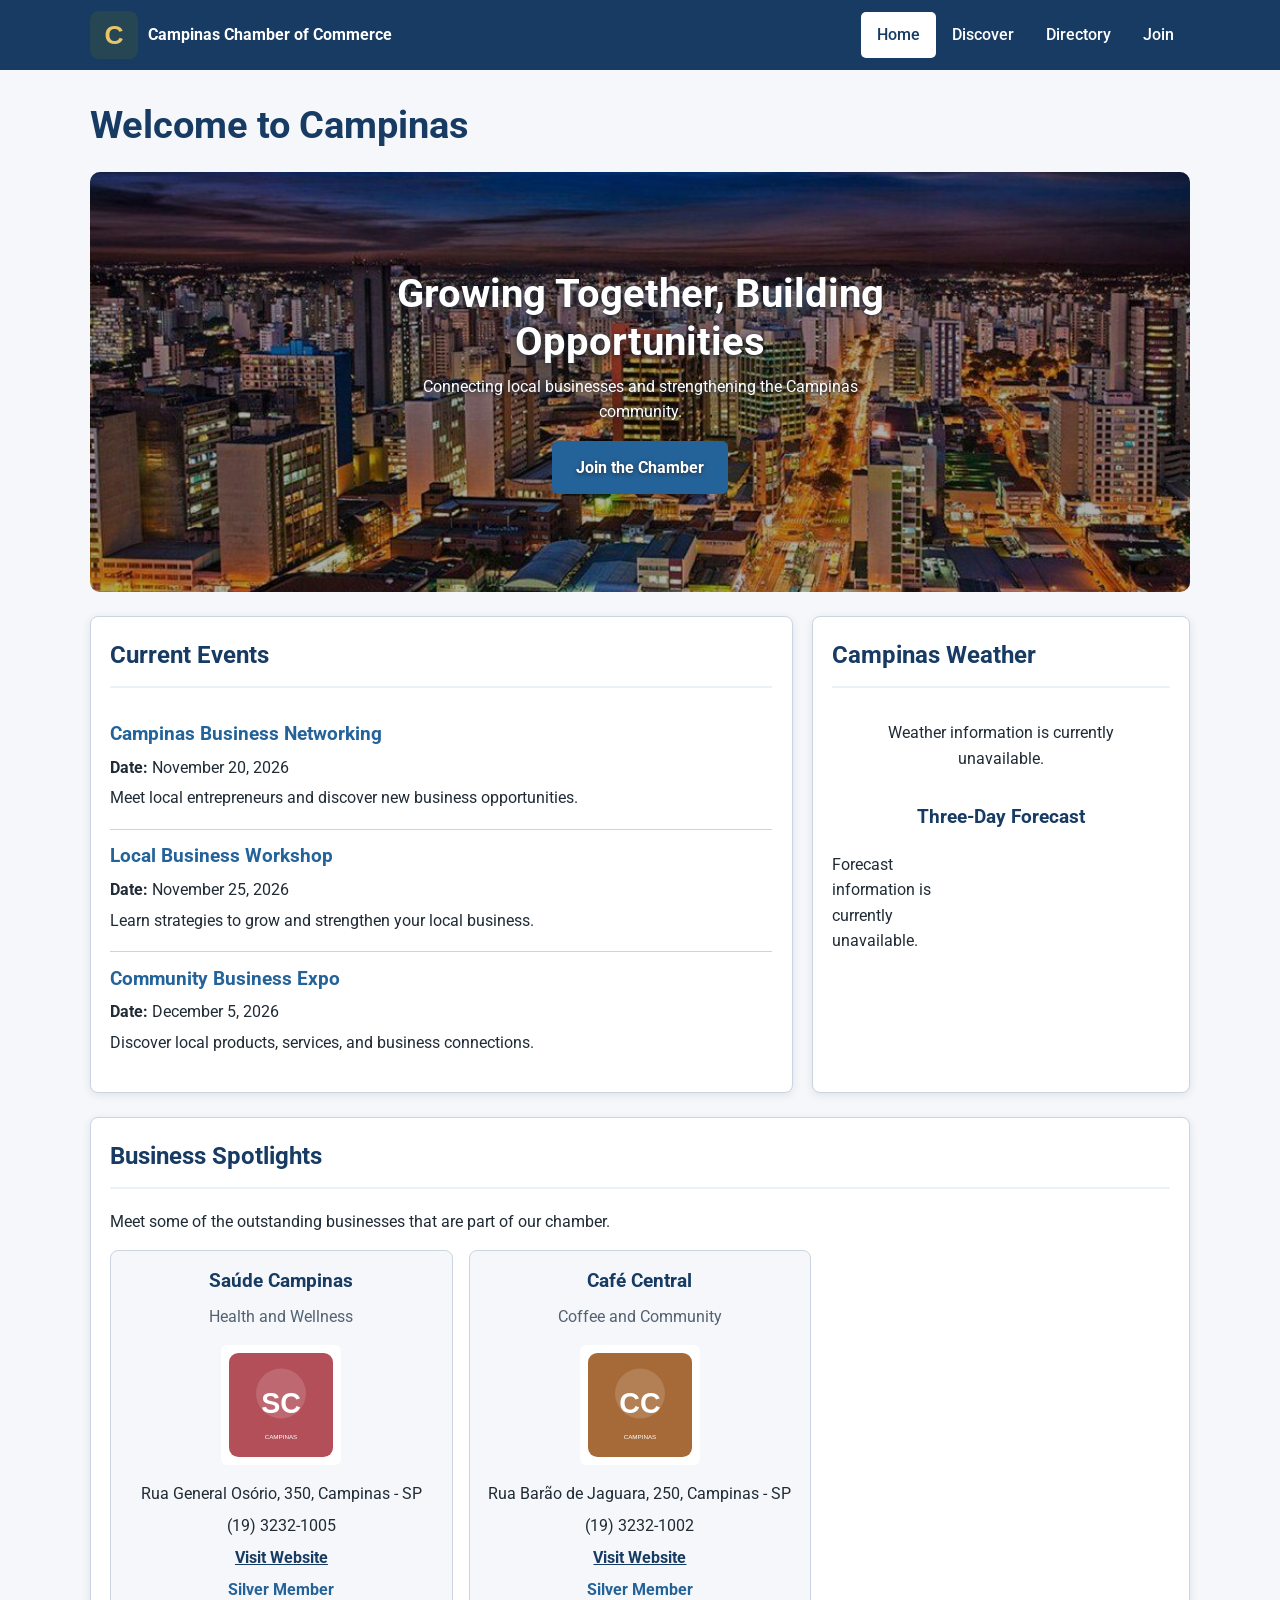
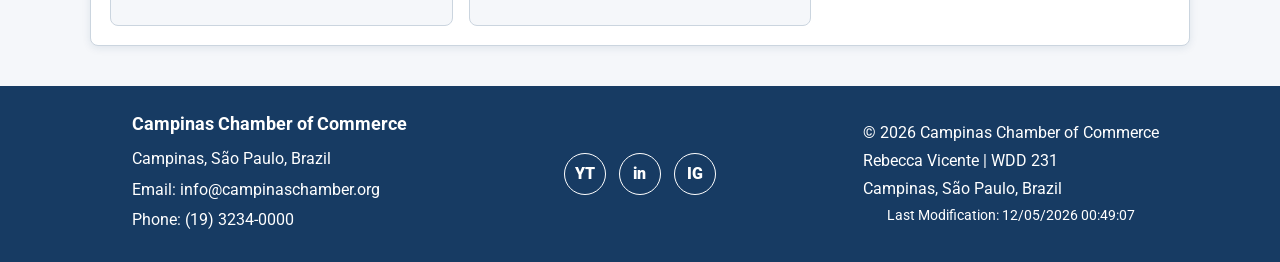
<file: chamber/index.html>
<!DOCTYPE html>
<html lang="en">
<head>
    <meta charset="UTF-8">
    <meta name="viewport" content="width=device-width, initial-scale=1.0">

    <meta name="description" content="Welcome to the Campinas Chamber of Commerce. Discover local businesses, upcoming events, and opportunities to connect with our community.">
    <meta name="author" content="Rebecca Vicente">

    <title>Campinas Chamber of Commerce | Home</title>

    <link rel="icon" href="images/logo.svg" type="image/svg+xml">

    <link rel="preconnect" href="https://fonts.googleapis.com">
    <link rel="preconnect" href="https://fonts.gstatic.com" crossorigin>
    <link href="https://fonts.googleapis.com/css2?family=Roboto:wght@400;500;700;900&display=swap" rel="stylesheet">

    <link rel="stylesheet" href="styles/normalize.css">
    <link rel="stylesheet" href="styles/small.css">
    <link rel="stylesheet" href="styles/larger.css">

    <script src="scripts/navigation.js" defer></script>
    <script src="scripts/date.js" defer></script>
    <script src="scripts/home.js" defer></script>
</head>

<body>

<header class="site-header">

    <a class="brand" href="index.html">
        <img src="images/logo.svg" alt="" width="48" height="48">
        <span>Campinas Chamber of Commerce</span>
    </a>

    <button class="menu-toggle" id="menu-toggle"
        type="button"
        aria-label="Open navigation menu"
        aria-expanded="false"
        aria-controls="primary-nav">
        <span class="menu-icon"></span>
    </button>

    <nav class="primary-nav" id="primary-nav" aria-label="Main navigation">
        <a href="index.html" aria-current="page">Home</a>
        <a href="discover.html">Discover</a>
        <a href="directory.html">Directory</a>
        <a href="join.html">Join</a>
    </nav>

</header>

<main class="home-main">

    <h1>Welcome to Campinas</h1>

    <!-- HERO SECTION -->
    <section class="hero" aria-label="Welcome to Campinas">

        <img
            src="images/campinas-hero.jpg"
            alt="Panoramic view of Campinas, São Paulo, Brazil"
            width="1200"
            height="600"
            fetchpriority="high">

        <div class="hero-content">
            <h2>Growing Together, Building Opportunities</h2>

            <p>
                Connecting local businesses and strengthening
                the Campinas community.
            </p>

            <a href="join.html" class="hero-button">
                Join the Chamber
            </a>
        </div>

    </section>

    <!-- EVENTS AND WEATHER -->
    <div class="home-grid">

        <section class="home-section events-section">
            <h2>Current Events</h2>

            <article class="event-card">
                <h3>Campinas Business Networking</h3>
                <p><strong>Date:</strong> November 20, 2026</p>
                <p>
                    Meet local entrepreneurs and discover
                    new business opportunities.
                </p>
            </article>

            <article class="event-card">
                <h3>Local Business Workshop</h3>
                <p><strong>Date:</strong> November 25, 2026</p>
                <p>
                    Learn strategies to grow and strengthen
                    your local business.
                </p>
            </article>

            <article class="event-card">
                <h3>Community Business Expo</h3>
                <p><strong>Date:</strong> December 5, 2026</p>
                <p>
                    Discover local products, services,
                    and business connections.
                </p>
            </article>
        </section>

        <section class="home-section weather-section">

            <h2>Campinas Weather</h2>

            <div id="current-weather" aria-live="polite">
                Loading current weather...
            </div>

            <h3>Three-Day Forecast</h3>

            <div id="weather-forecast" class="forecast-grid">
                Loading forecast...
            </div>

        </section>

    </div>

    <!-- BUSINESS SPOTLIGHTS -->
    <section class="home-section spotlights-section">

        <h2>Business Spotlights</h2>

        <p>
            Meet some of the outstanding businesses
            that are part of our chamber.
        </p>

        <div id="spotlight-container" class="spotlight-grid">
            <p>Loading business spotlights...</p>
        </div>

    </section>

</main>

<footer class="site-footer">

    <div class="directory-footer-contact">
        <h2>Campinas Chamber of Commerce</h2>
        <p>Campinas, São Paulo, Brazil</p>
        <p>Email: info@campinaschamber.org</p>
        <p>Phone: (19) 3234-0000</p>
    </div>

    <div class="social-links">
        <a href="https://www.youtube.com/" target="_blank" rel="noopener noreferrer" aria-label="YouTube">YT</a>
        <a href="https://www.linkedin.com/" target="_blank" rel="noopener noreferrer" aria-label="LinkedIn">in</a>
        <a href="https://www.instagram.com/" target="_blank" rel="noopener noreferrer" aria-label="Instagram">IG</a>
    </div>

    <div class="copyright">
        <p>&copy; <span id="currentyear"></span> Campinas Chamber of Commerce</p>
        <p>Rebecca Vicente | WDD 231</p>
        <p>Campinas, São Paulo, Brazil</p>
        <p class="last-modified">
            Last Modification: <span id="lastModified"></span>
        </p>
    </div>

</footer>

</body>
</html>
</file>
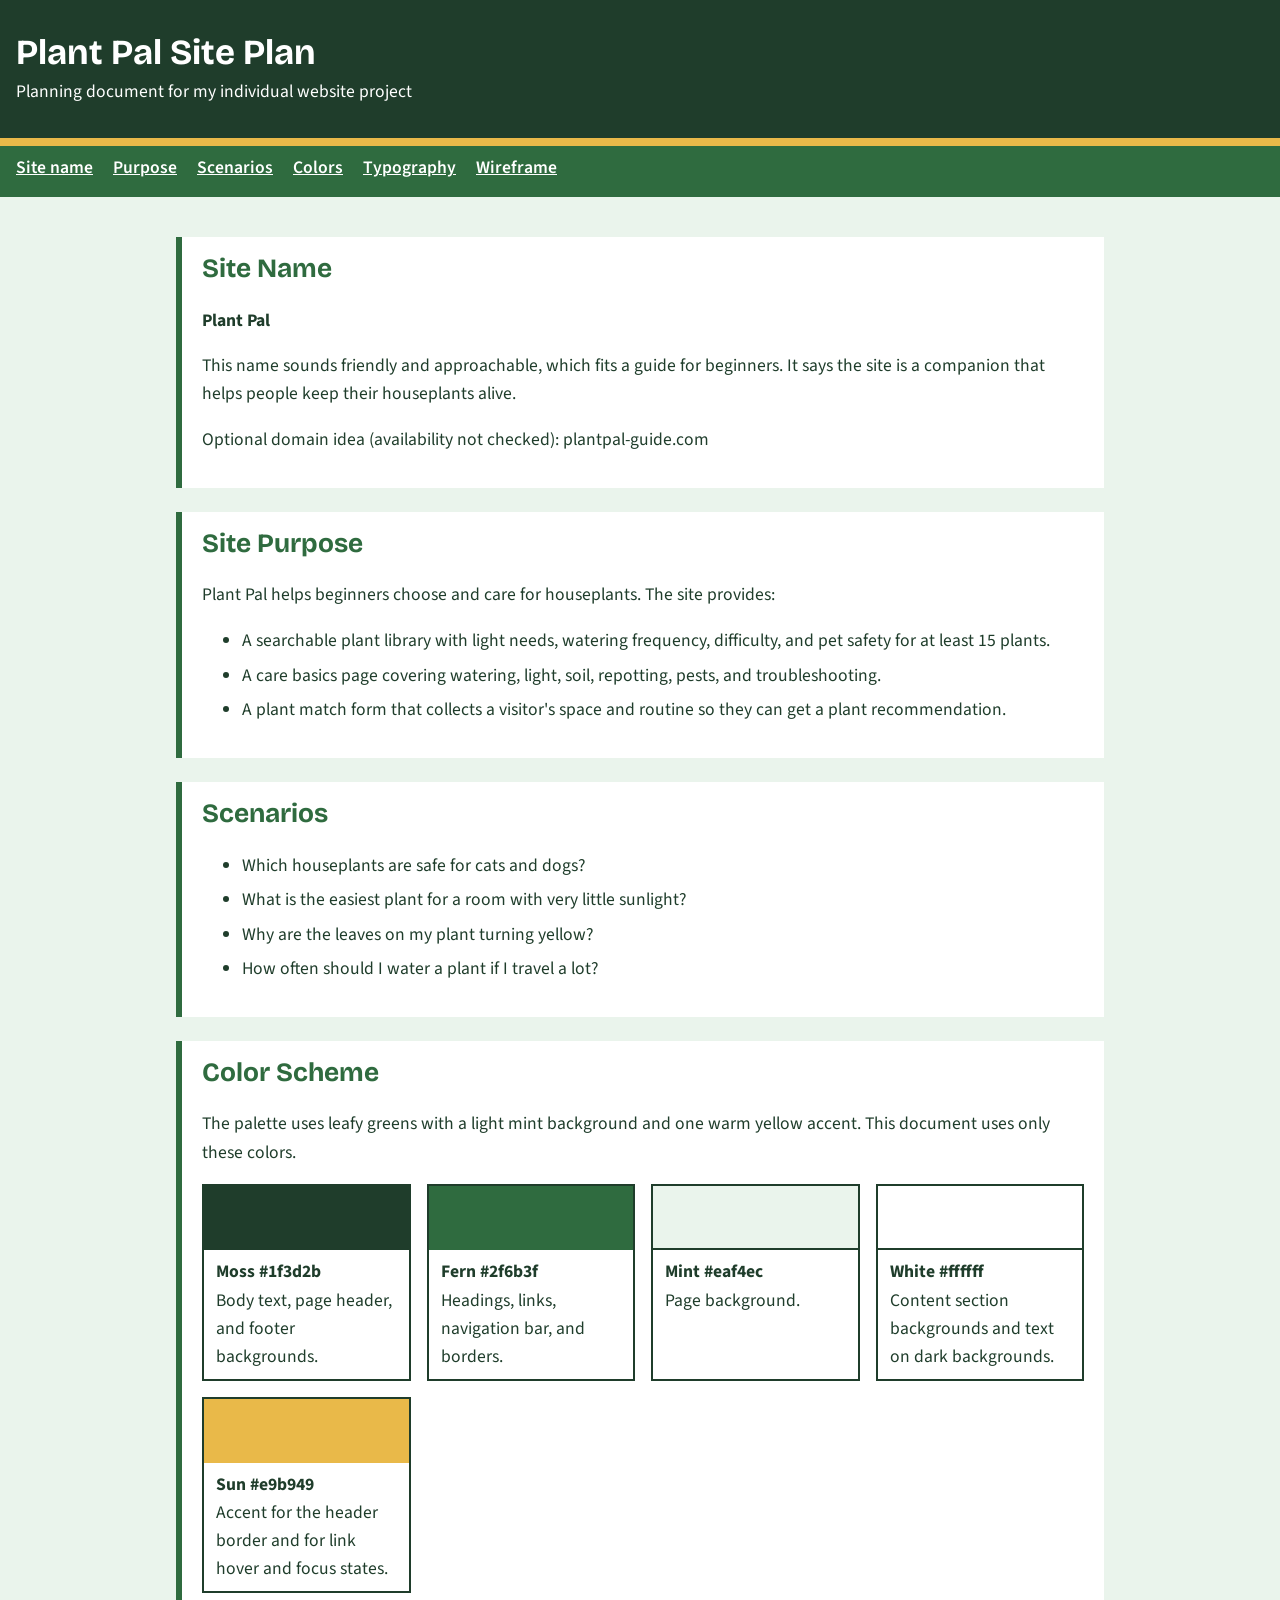
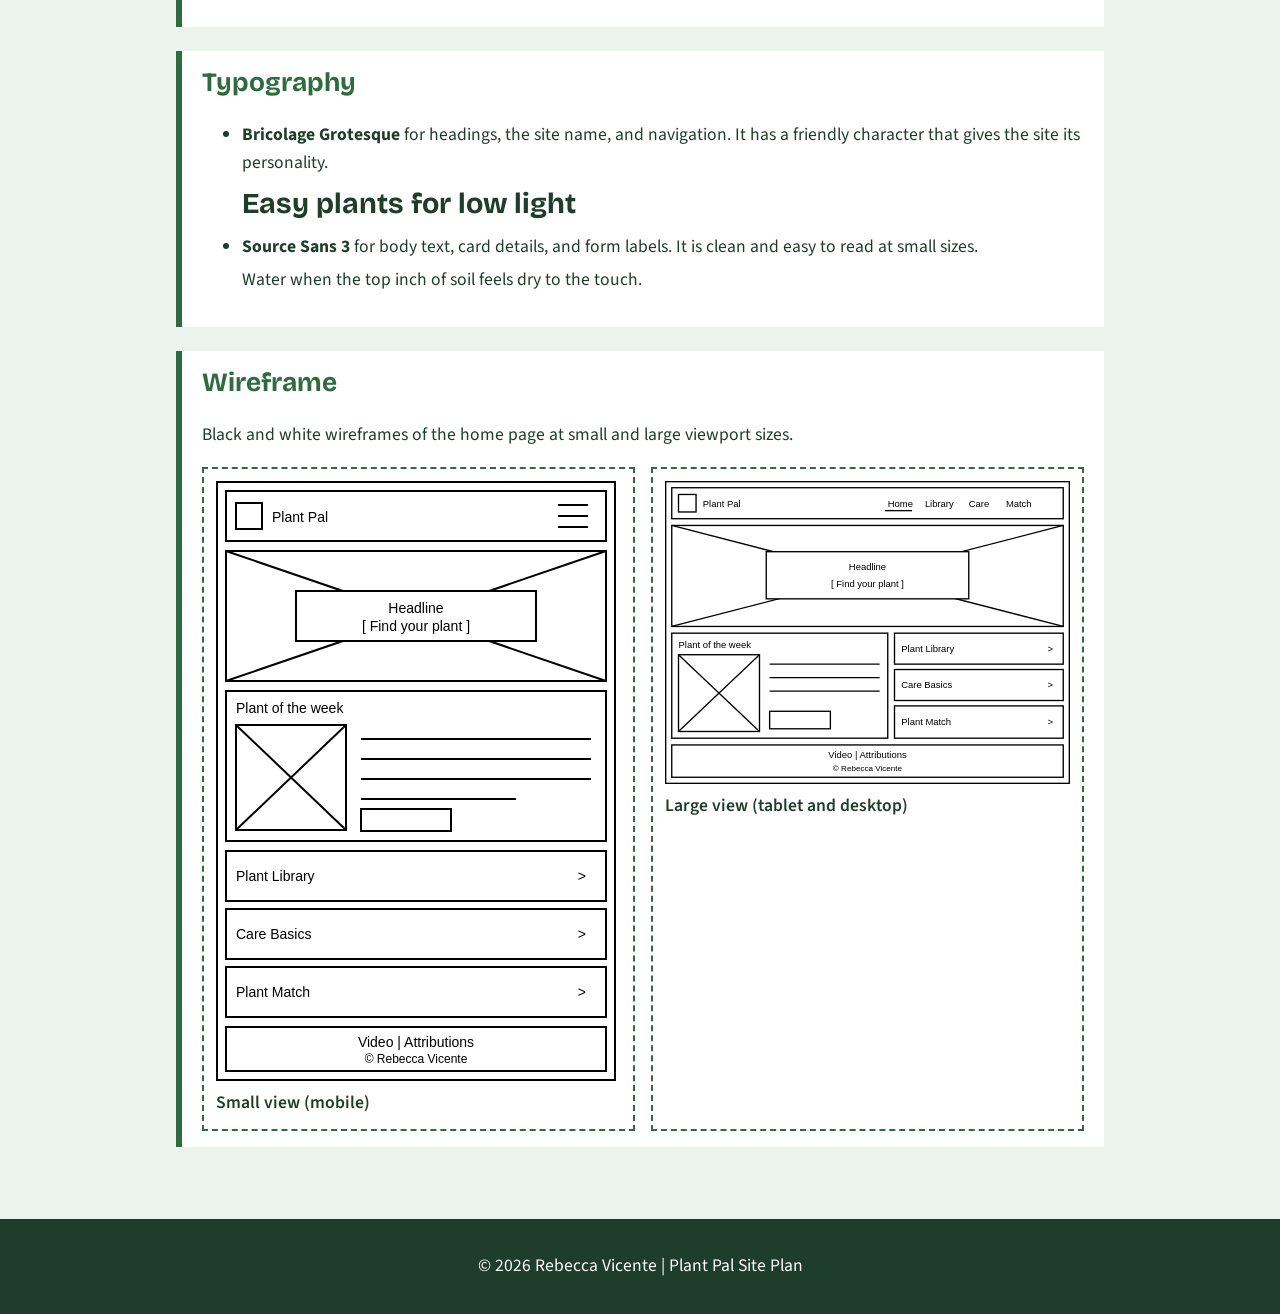
<file: siteplan.html>
<!DOCTYPE html>
<html lang="en">
<head>
  <meta charset="UTF-8">
  <meta name="viewport" content="width=device-width, initial-scale=1">
  <title>Plant Pal Site Plan</title>
  <meta name="description" content="The site plan for Plant Pal, an indoor plant care guide: name, purpose, scenarios, color scheme, typography, and wireframe.">
  <meta name="author" content="Rebecca Vicente">
  <link rel="preconnect" href="https://fonts.googleapis.com">
  <link rel="preconnect" href="https://fonts.gstatic.com" crossorigin>
  <link href="https://fonts.googleapis.com/css2?family=Bricolage+Grotesque:wght@600;700&family=Source+Sans+3:wght@400;600&display=swap" rel="stylesheet">
  <link rel="stylesheet" href="styles/plan.css">
</head>
<body>
  <header>
    <h1>Plant Pal Site Plan</h1>
    <p>Planning document for my individual website project</p>
  </header>

  <nav aria-label="Plan sections">
    <ul>
      <li><a href="#name">Site name</a></li>
      <li><a href="#purpose">Purpose</a></li>
      <li><a href="#scenarios">Scenarios</a></li>
      <li><a href="#colors">Colors</a></li>
      <li><a href="#typography">Typography</a></li>
      <li><a href="#wireframe">Wireframe</a></li>
    </ul>
  </nav>

  <main>
    <section id="name">
      <h2>Site Name</h2>
      <p><strong>Plant Pal</strong></p>
      <p>This name sounds friendly and approachable, which fits a guide for beginners. It says the site is a companion that helps people keep their houseplants alive.</p>
      <p>Optional domain idea (availability not checked): plantpal-guide.com</p>
    </section>

    <section id="purpose">
      <h2>Site Purpose</h2>
      <p>Plant Pal helps beginners choose and care for houseplants. The site provides:</p>
      <ul>
        <li>A searchable plant library with light needs, watering frequency, difficulty, and pet safety for at least 15 plants.</li>
        <li>A care basics page covering watering, light, soil, repotting, pests, and troubleshooting.</li>
        <li>A plant match form that collects a visitor's space and routine so they can get a plant recommendation.</li>
      </ul>
    </section>

    <section id="scenarios">
      <h2>Scenarios</h2>
      <ul>
        <li>Which houseplants are safe for cats and dogs?</li>
        <li>What is the easiest plant for a room with very little sunlight?</li>
        <li>Why are the leaves on my plant turning yellow?</li>
        <li>How often should I water a plant if I travel a lot?</li>
      </ul>
    </section>

    <section id="colors">
      <h2>Color Scheme</h2>
      <p>The palette uses leafy greens with a light mint background and one warm yellow accent. This document uses only these colors.</p>
      <ul class="swatches">
        <li>
          <div class="swatch moss"></div>
          <div><strong>Moss #1f3d2b</strong>Body text, page header, and footer backgrounds.</div>
        </li>
        <li>
          <div class="swatch fern"></div>
          <div><strong>Fern #2f6b3f</strong>Headings, links, navigation bar, and borders.</div>
        </li>
        <li>
          <div class="swatch mint"></div>
          <div><strong>Mint #eaf4ec</strong>Page background.</div>
        </li>
        <li>
          <div class="swatch white"></div>
          <div><strong>White #ffffff</strong>Content section backgrounds and text on dark backgrounds.</div>
        </li>
        <li>
          <div class="swatch sun"></div>
          <div><strong>Sun #e9b949</strong>Accent for the header border and for link hover and focus states.</div>
        </li>
      </ul>
    </section>

    <section id="typography">
      <h2>Typography</h2>
      <ul>
        <li>
          <strong>Bricolage Grotesque</strong> for headings, the site name, and navigation. It has a friendly character that gives the site its personality.
          <p class="heading-sample">Easy plants for low light</p>
        </li>
        <li>
          <strong>Source Sans 3</strong> for body text, card details, and form labels. It is clean and easy to read at small sizes.
          <p class="body-sample">Water when the top inch of soil feels dry to the touch.</p>
        </li>
      </ul>
    </section>

    <section id="wireframe">
      <h2>Wireframe</h2>
      <p>Black and white wireframes of the home page at small and large viewport sizes.</p>
      <div class="wireframes">
        <figure>
          <img src="images/wireframe-small.svg" alt="Black and white wireframe of the home page on a small screen, with a header and hamburger menu, a hero, a plant of the week, quick links, and a footer stacked in one column" width="400" height="600">
          <figcaption>Small view (mobile)</figcaption>
        </figure>
        <figure>
          <img src="images/wireframe-large.svg" alt="Black and white wireframe of the home page on a large screen, with a header and horizontal navigation, a hero, a plant of the week beside quick links, and a footer" width="600" height="450">
          <figcaption>Large view (tablet and desktop)</figcaption>
        </figure>
      </div>
    </section>
  </main>

  <footer>
    <p>&copy; 2026 Rebecca Vicente | Plant Pal Site Plan</p>
  </footer>
</body>
</html>
</file>
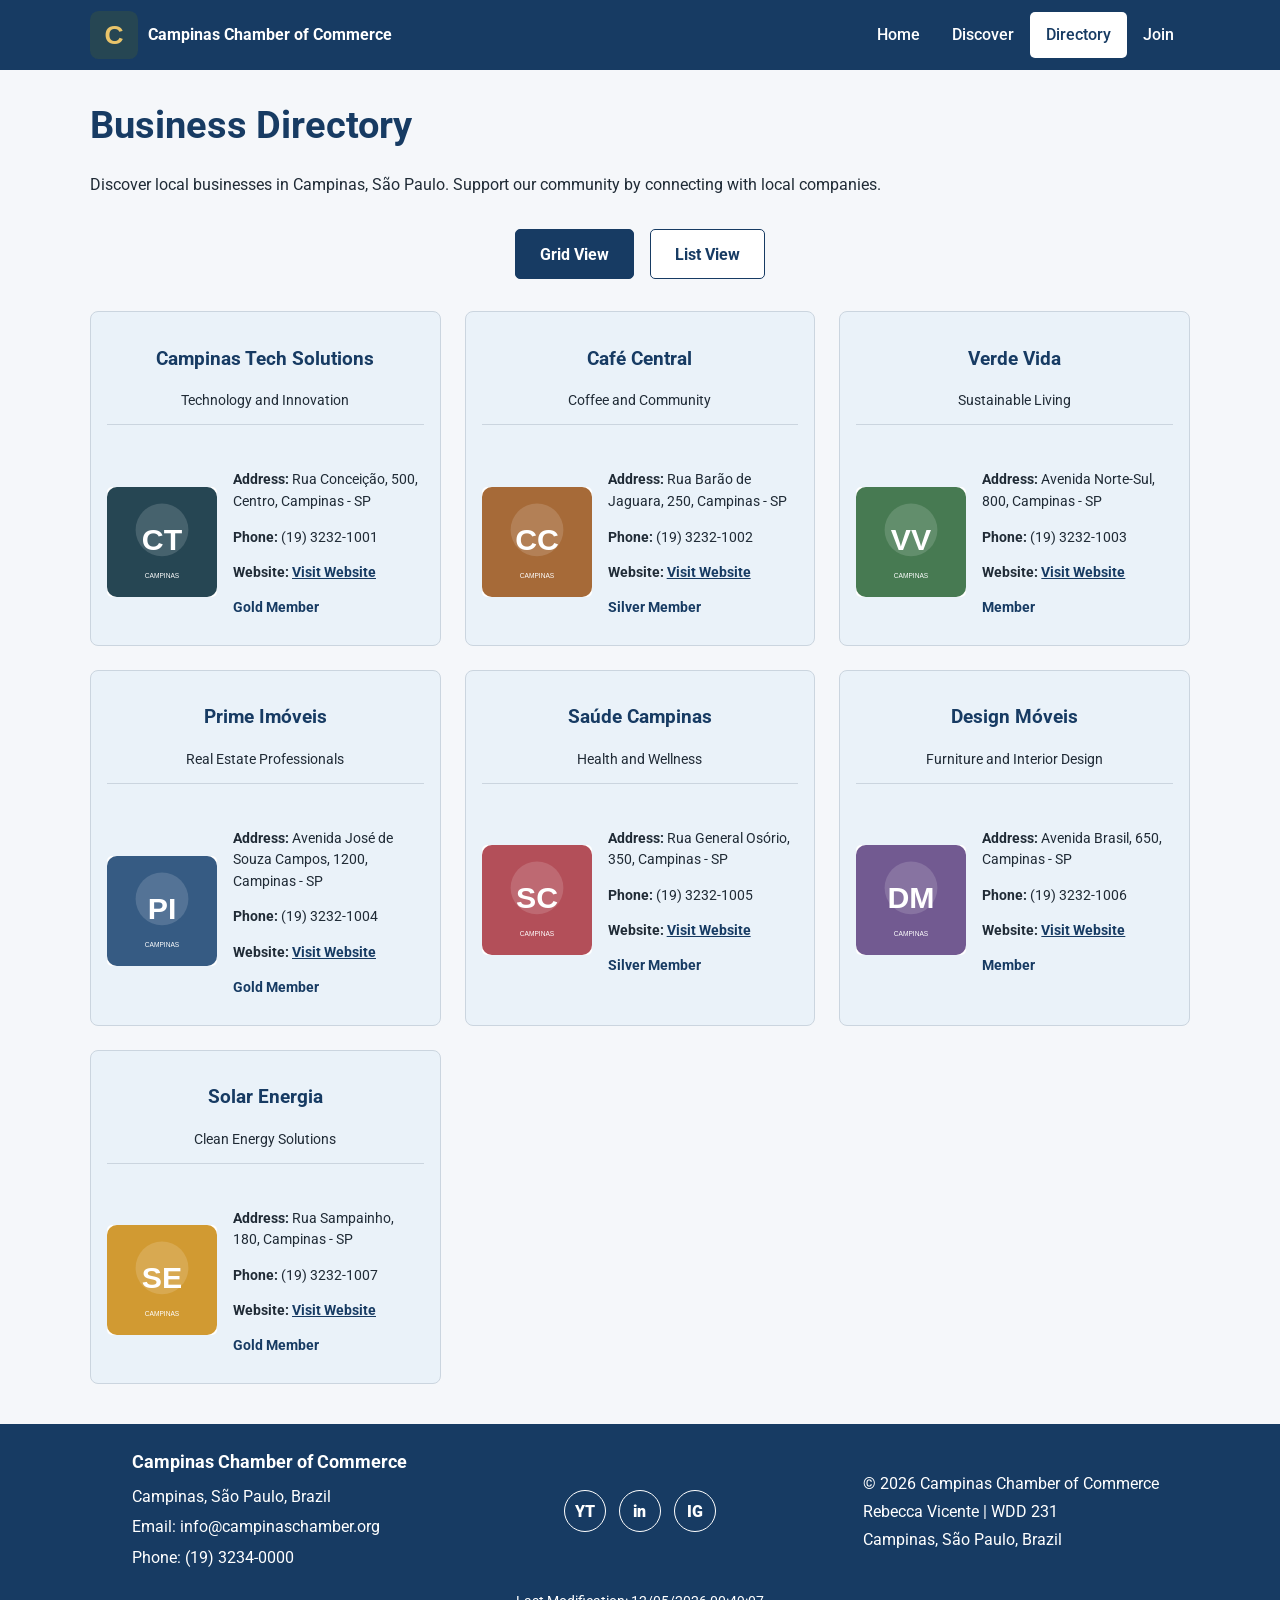
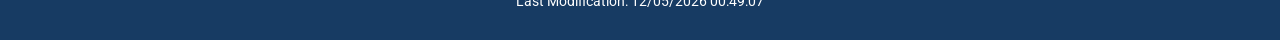
<file: chamber/directory.html>
<!DOCTYPE html>
<html lang="en">
<head>
    <meta charset="UTF-8">
    <meta name="viewport" content="width=device-width, initial-scale=1.0">

    <meta name="description" content="Explore the Campinas Chamber of Commerce business directory and discover local businesses in Campinas, São Paulo, Brazil.">
    <meta name="author" content="Rebecca Vicente">

    <title>Business Directory | Campinas Chamber of Commerce</title>

    <link rel="icon" href="images/logo.svg" type="image/svg+xml">

    <link rel="preconnect" href="https://fonts.googleapis.com">
    <link rel="preconnect" href="https://fonts.gstatic.com" crossorigin>
    <link href="https://fonts.googleapis.com/css2?family=Roboto:wght@400;500;700;900&display=swap" rel="stylesheet">

    <!-- Facebook Open Graph -->
    <meta property="og:title" content="Campinas Chamber of Commerce">
    <meta property="og:description" content="Discover local businesses and connect with the Campinas business community.">
    <meta property="og:image" content="https://rebeccavicente.github.io/wdd231/chamber/images/campinas-social.png">
    <meta property="og:url" content="https://rebeccavicente.github.io/wdd231/chamber/directory.html">
    <meta property="og:type" content="website">

    <link rel="stylesheet" href="styles/normalize.css">
    <link rel="stylesheet" href="styles/small.css">
    <link rel="stylesheet" href="styles/larger.css">

    <script src="scripts/navigation.js" defer></script>
    <script src="scripts/date.js" defer></script>
    <script src="scripts/directory.js" defer></script>
</head>

<body>

<header class="site-header">

    <a class="brand" href="index.html">
        <img src="images/logo.svg" alt="" width="48" height="48">
        <span>Campinas Chamber of Commerce</span>
    </a>

    <button class="menu-toggle" id="menu-toggle"
        type="button"
        aria-label="Open navigation menu"
        aria-expanded="false"
        aria-controls="primary-nav">
        <span class="menu-icon"></span>
    </button>

    <nav class="primary-nav" id="primary-nav" aria-label="Main navigation">
        <a href="index.html">Home</a>
        <a href="discover.html">Discover</a>
        <a href="directory.html" aria-current="page">Directory</a>
        <a href="join.html">Join</a>
    </nav>

</header>

<main class="directory-main">

    <h1>Business Directory</h1>

    <p class="directory-intro">
        Discover local businesses in Campinas, São Paulo.
        Support our community by connecting with local companies.
    </p>

    <div class="directory-controls" role="group" aria-label="Choose directory layout">

        <button id="grid-button"
            class="directory-view-button active"
            type="button"
            aria-pressed="true">
            Grid View
        </button>

        <button id="list-button"
            class="directory-view-button"
            type="button"
            aria-pressed="false">
            List View
        </button>

    </div>

    <section id="members" class="members-grid" aria-label="Chamber members">
        <p>Loading members...</p>
    </section>

</main>

<footer class="site-footer">

    <div class="directory-footer-contact">
        <h2>Campinas Chamber of Commerce</h2>
        <p>Campinas, São Paulo, Brazil</p>
        <p>Email: info@campinaschamber.org</p>
        <p>Phone: (19) 3234-0000</p>
    </div>

    <div class="social-links">
        <a href="https://www.youtube.com/" target="_blank" rel="noopener noreferrer" aria-label="YouTube">YT</a>
        <a href="https://www.linkedin.com/" target="_blank" rel="noopener noreferrer" aria-label="LinkedIn">in</a>
        <a href="https://www.instagram.com/" target="_blank" rel="noopener noreferrer" aria-label="Instagram">IG</a>
    </div>

    <div class="copyright">
        <p>&copy; <span id="currentyear"></span> Campinas Chamber of Commerce</p>
        <p>Rebecca Vicente | WDD 231</p>
        <p>Campinas, São Paulo, Brazil</p>
    </div>

    <p class="last-modified">
        Last Modification: <span id="lastModified"></span>
    </p>

</footer>

</body>
</html>
</file>
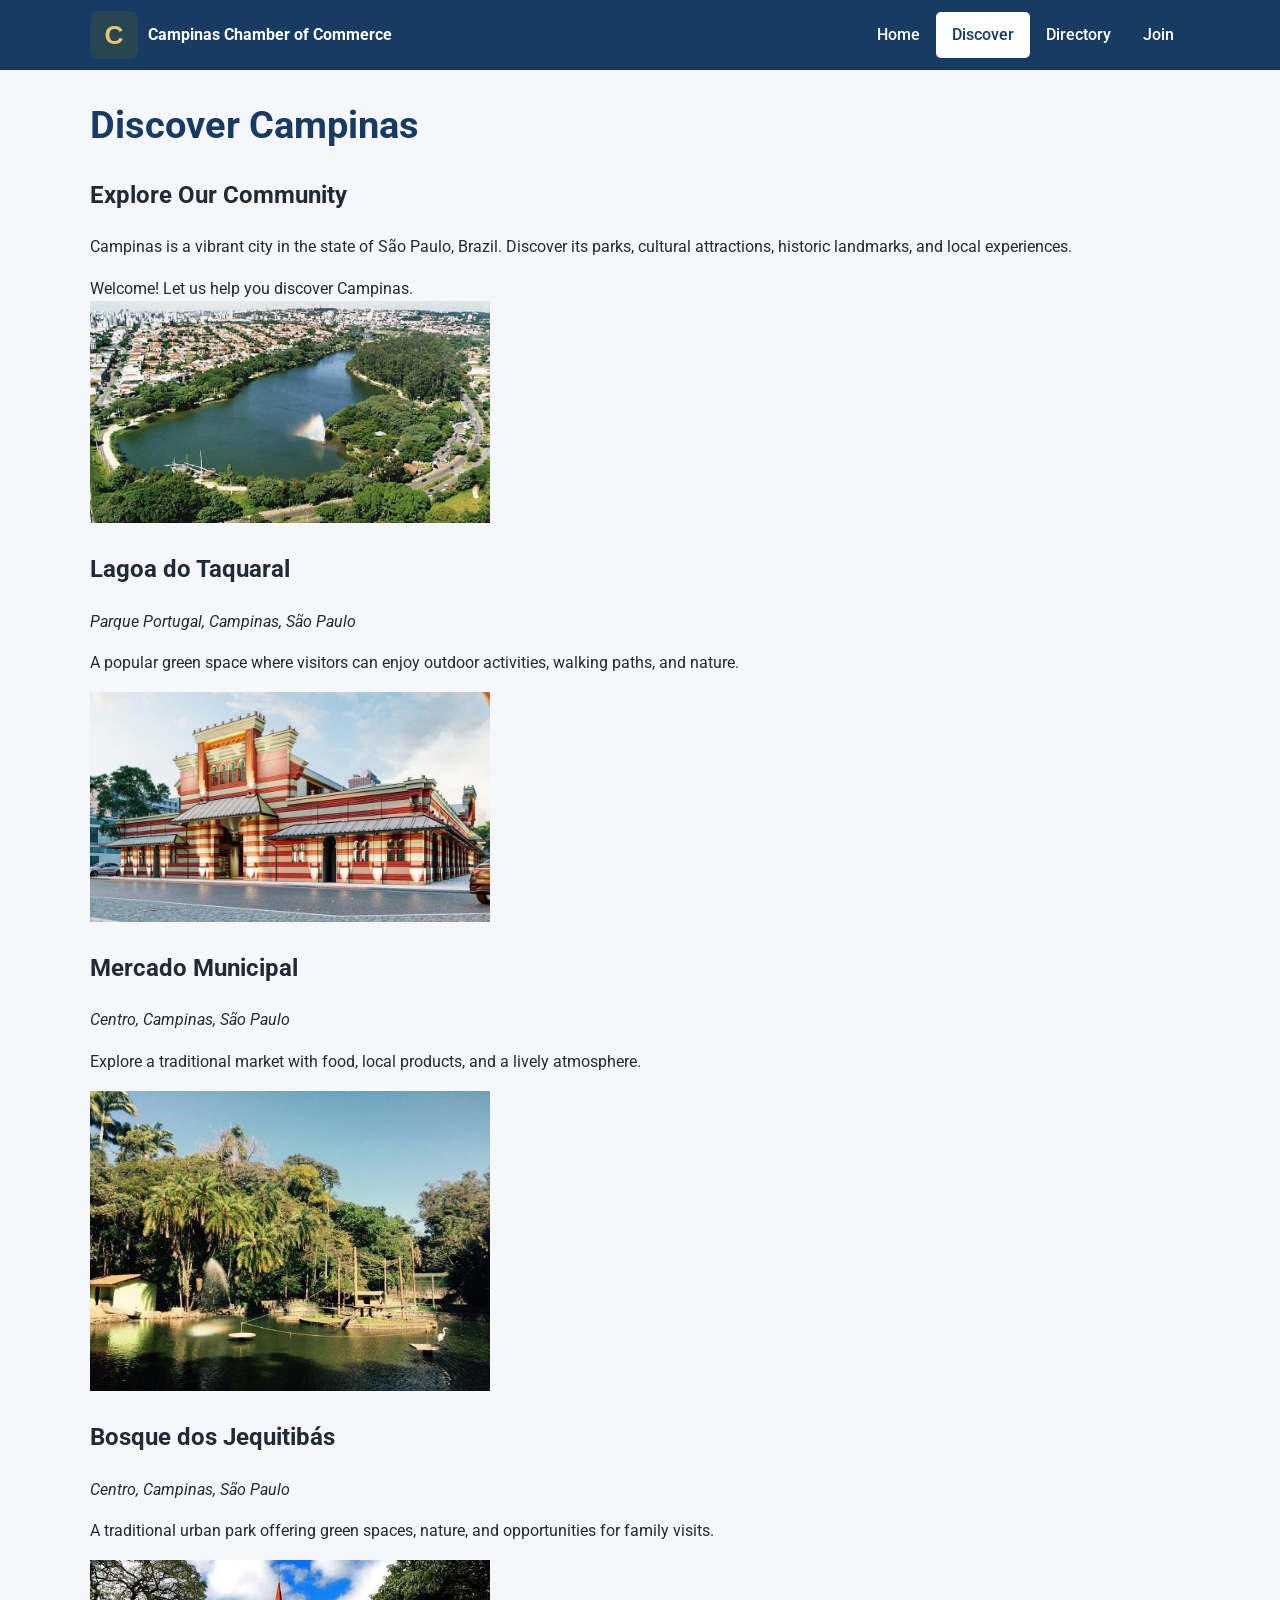
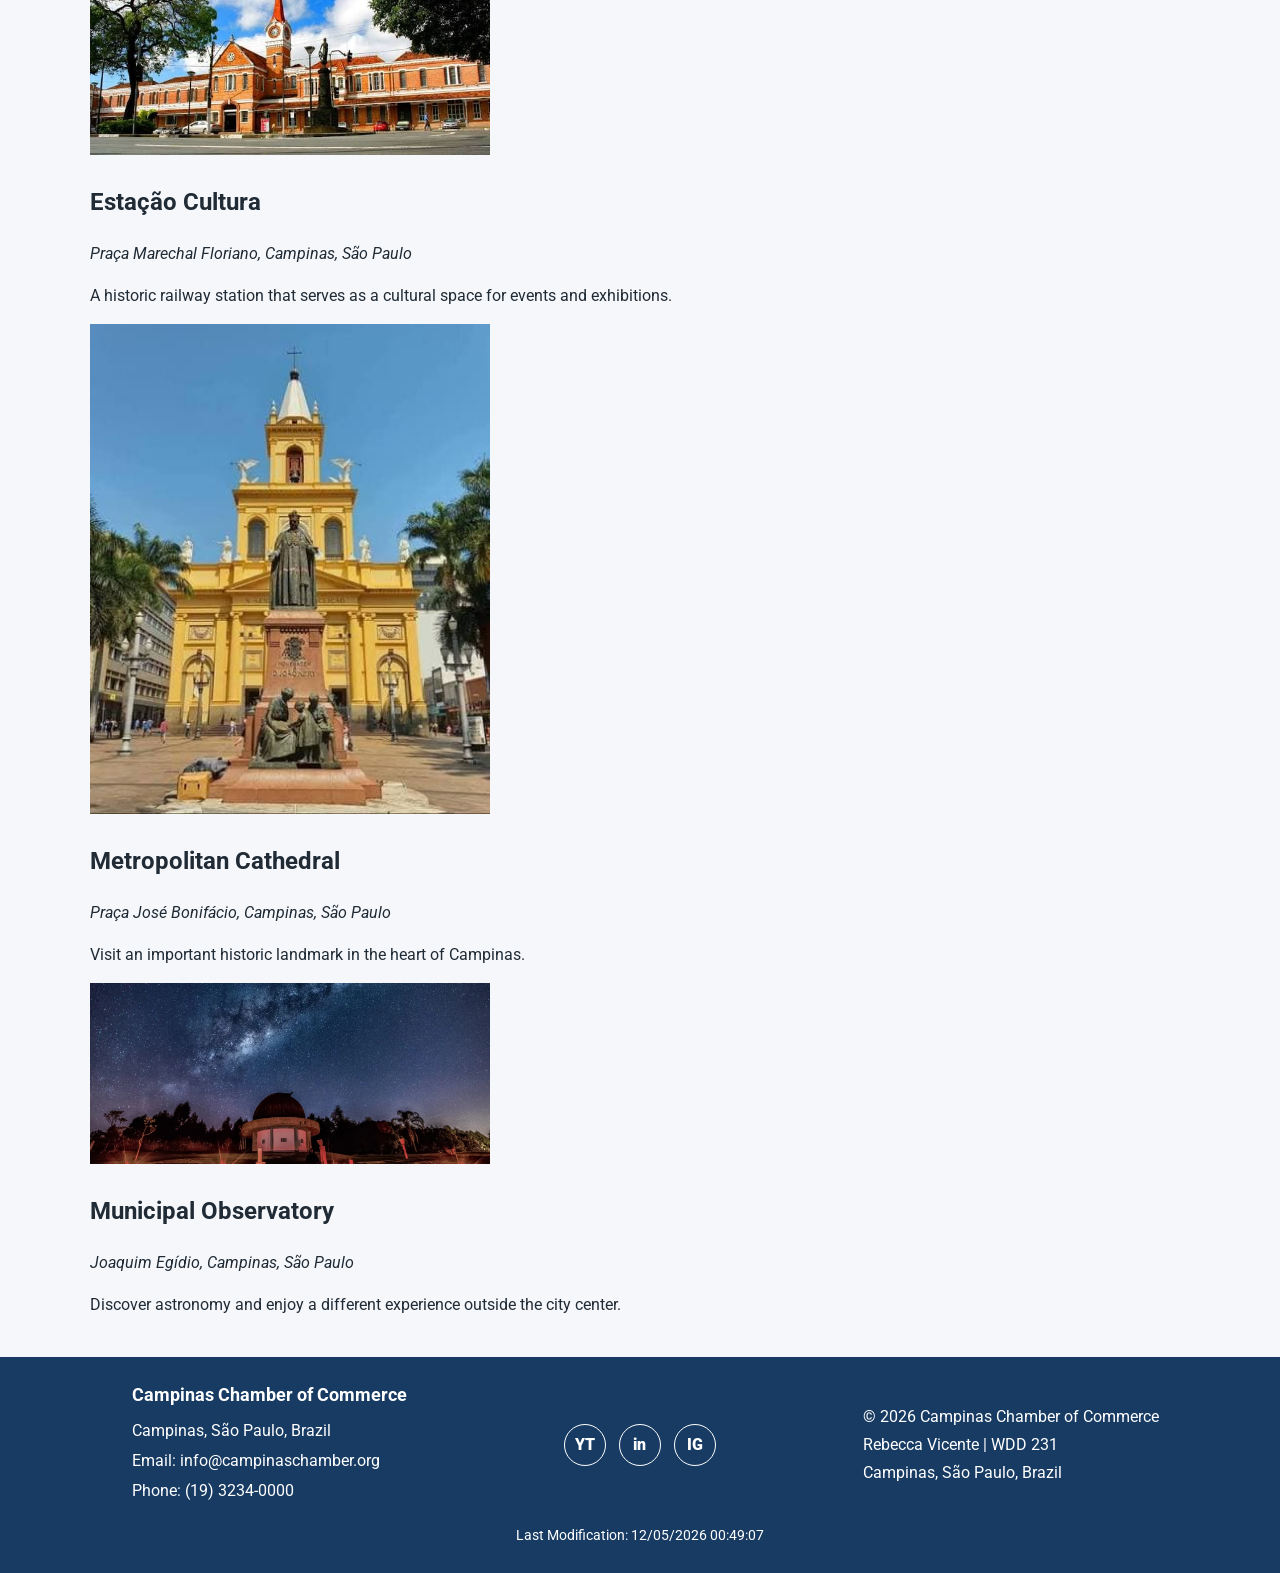
<file: chamber/discover.html>
<!DOCTYPE html>
<html lang="en">
<head>
    <meta charset="UTF-8">
    <meta name="viewport" content="width=device-width, initial-scale=1.0">

    <meta name="description" content="Discover attractions, landmarks, and interesting places in Campinas, São Paulo, Brazil.">
    <meta name="author" content="Rebecca Vicente">

    <title>Discover Campinas | Chamber of Commerce</title>

    <link rel="icon" href="images/logo.svg" type="image/svg+xml">

    <link rel="preconnect" href="https://fonts.googleapis.com">
    <link rel="preconnect" href="https://fonts.gstatic.com" crossorigin>
    <link href="https://fonts.googleapis.com/css2?family=Roboto:wght@400;500;700;900&display=swap" rel="stylesheet">

    <link rel="stylesheet" href="styles/normalize.css">
    <link rel="stylesheet" href="styles/small.css">
    <link rel="stylesheet" href="styles/larger.css">

    <script src="scripts/navigation.js" defer></script>
    <script src="scripts/date.js" defer></script>
</head>

<body>

<header class="site-header">

    <a class="brand" href="index.html">
        <img src="images/logo.svg" alt="" width="48" height="48">
        <span>Campinas Chamber of Commerce</span>
    </a>

    <button class="menu-toggle" id="menu-toggle"
        type="button"
        aria-label="Open navigation menu"
        aria-expanded="false"
        aria-controls="primary-nav">
        <span class="menu-icon"></span>
    </button>

    <nav class="primary-nav" id="primary-nav" aria-label="Main navigation">
        <a href="index.html">Home</a>
        <a href="discover.html" aria-current="page">Discover</a>
        <a href="directory.html">Directory</a>
        <a href="join.html">Join</a>
    </nav>

</header>

<main class="discover-main">

    <h1>Discover Campinas</h1>

    <section class="discover-intro">
        <h2>Explore Our Community</h2>
        <p>
            Campinas is a vibrant city in the state of São Paulo,
            Brazil. Discover its parks, cultural attractions,
            historic landmarks, and local experiences.
        </p>
    </section>

    <div id="visit-message" class="visit-message" aria-live="polite">
        Welcome! Let us help you discover Campinas.
    </div>

    <section class="discover-grid" aria-label="Places to discover">

        <article class="discover-card">
            <img
                src="images/discover/taquaral.jpg"
                alt="Lagoa do Taquaral park in Campinas"
                width="400"
                height="250"
                loading="lazy">

            <div class="discover-card-content">
                <h2>Lagoa do Taquaral</h2>
                <address>Parque Portugal, Campinas, São Paulo</address>
                <p>
                    A popular green space where visitors can enjoy
                    outdoor activities, walking paths, and nature.
                </p>
            </div>
        </article>

        <article class="discover-card">
            <img
                src="images/discover/mercado-municipal.jpg"
                alt="Mercado Municipal of Campinas"
                width="400"
                height="250"
                loading="lazy">

            <div class="discover-card-content">
                <h2>Mercado Municipal</h2>
                <address>Centro, Campinas, São Paulo</address>
                <p>
                    Explore a traditional market with food,
                    local products, and a lively atmosphere.
                </p>
            </div>
        </article>

        <article class="discover-card">
            <img
                src="images/discover/bosque.jpg"
                alt="Bosque dos Jequitibás in Campinas"
                width="400"
                height="250"
                loading="lazy">

            <div class="discover-card-content">
                <h2>Bosque dos Jequitibás</h2>
                <address>Centro, Campinas, São Paulo</address>
                <p>
                    A traditional urban park offering green spaces,
                    nature, and opportunities for family visits.
                </p>
            </div>
        </article>

        <article class="discover-card">
            <img
                src="images/discover/estacao-cultura.jpg"
                alt="Estação Cultura in Campinas"
                width="400"
                height="250"
                loading="lazy">

            <div class="discover-card-content">
                <h2>Estação Cultura</h2>
                <address>Praça Marechal Floriano, Campinas, São Paulo</address>
                <p>
                    A historic railway station that serves as
                    a cultural space for events and exhibitions.
                </p>
            </div>
        </article>

        <article class="discover-card">
            <img
                src="images/discover/catedral.jpg"
                alt="Metropolitan Cathedral of Campinas"
                width="400"
                height="250"
                loading="lazy">

            <div class="discover-card-content">
                <h2>Metropolitan Cathedral</h2>
                <address>Praça José Bonifácio, Campinas, São Paulo</address>
                <p>
                    Visit an important historic landmark in
                    the heart of Campinas.
                </p>
            </div>
        </article>

        <article class="discover-card">
            <img
                src="images/discover/observatorio.jpg"
                alt="Municipal Observatory of Campinas"
                width="400"
                height="250"
                loading="lazy">

            <div class="discover-card-content">
                <h2>Municipal Observatory</h2>
                <address>Joaquim Egídio, Campinas, São Paulo</address>
                <p>
                    Discover astronomy and enjoy a different
                    experience outside the city center.
                </p>
            </div>
        </article>

    </section>

</main>

<footer class="site-footer">

    <div class="directory-footer-contact">
        <h2>Campinas Chamber of Commerce</h2>
        <p>Campinas, São Paulo, Brazil</p>
        <p>Email: info@campinaschamber.org</p>
        <p>Phone: (19) 3234-0000</p>
    </div>

    <div class="social-links">
        <a href="https://www.youtube.com/" target="_blank" rel="noopener noreferrer" aria-label="YouTube">YT</a>
        <a href="https://www.linkedin.com/" target="_blank" rel="noopener noreferrer" aria-label="LinkedIn">in</a>
        <a href="https://www.instagram.com/" target="_blank" rel="noopener noreferrer" aria-label="Instagram">IG</a>
    </div>

    <div class="copyright">
        <p>&copy; <span id="currentyear"></span> Campinas Chamber of Commerce</p>
        <p>Rebecca Vicente | WDD 231</p>
        <p>Campinas, São Paulo, Brazil</p>
    </div>

    <p class="last-modified">
        Last Modification: <span id="lastModified"></span>
    </p>

</footer>

<script>
    const visitMessage = document.querySelector("#visit-message");
    const lastVisit = localStorage.getItem("lastVisit");
    const currentVisit = Date.now();

    const oneDay = 24 * 60 * 60 * 1000;

    if (!lastVisit) {
        visitMessage.textContent =
            "Welcome! Let us help you discover Campinas.";
    } else {
        const daysSinceVisit = Math.floor(
            (currentVisit - Number(lastVisit)) / oneDay
        );

        if (daysSinceVisit < 1) {
            visitMessage.textContent =
                "Back so soon! Awesome!";
        } else if (daysSinceVisit === 1) {
            visitMessage.textContent =
                "You last visited 1 day ago.";
        } else {
            visitMessage.textContent =
                `You last visited ${daysSinceVisit} days ago.`;
        }
    }

    localStorage.setItem("lastVisit", currentVisit);
</script>

</body>
</html>
</file>
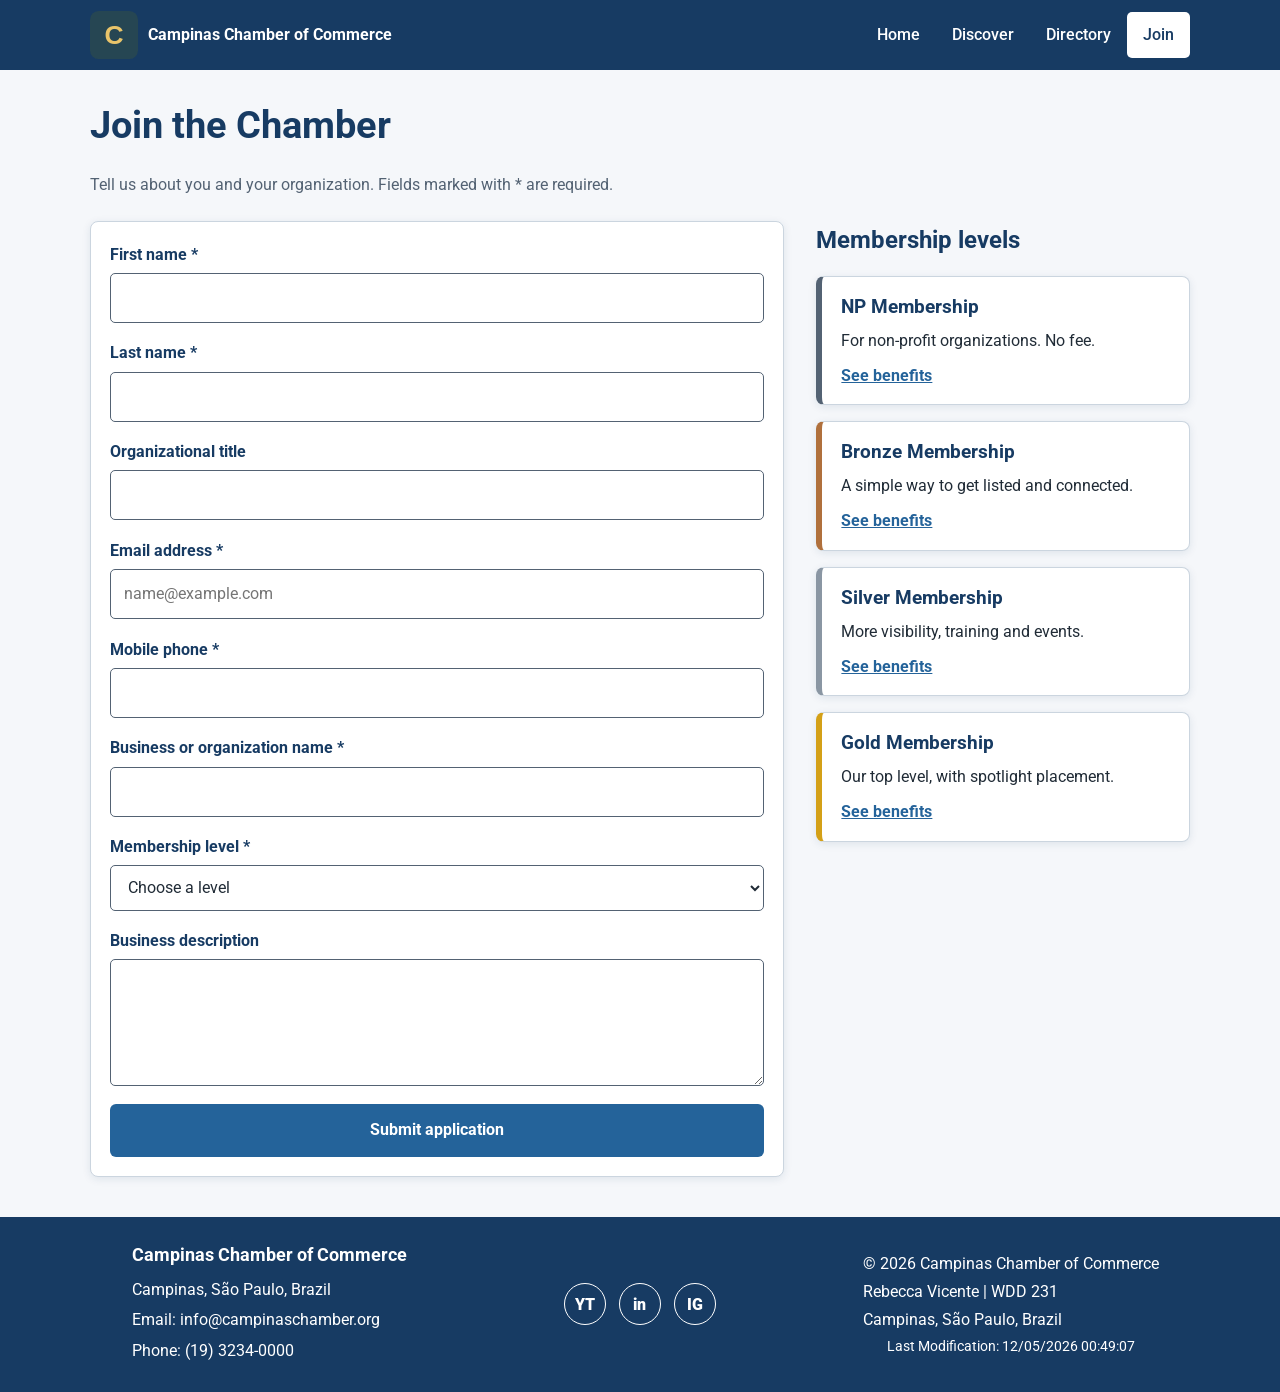
<file: chamber/join.html>
<!DOCTYPE html>
<html lang="en">
<head>
    <meta charset="UTF-8">
    <meta name="viewport" content="width=device-width, initial-scale=1.0">

    <meta name="description" content="Join the Campinas Chamber of Commerce. Apply for a Non-Profit, Bronze, Silver or Gold membership and connect with local businesses.">
    <meta name="author" content="Rebecca Vicente">

    <!-- Facebook / Open Graph -->
    <meta property="og:title" content="Join the Campinas Chamber of Commerce">
    <meta property="og:description" content="Apply for a Non-Profit, Bronze, Silver or Gold membership and connect with local businesses.">
    <meta property="og:image" content="https://rebeccavicente.github.io/wdd231/chamber/images/campinas-hero.jpg">
    <meta property="og:url" content="https://rebeccavicente.github.io/wdd231/chamber/join.html">
    <meta property="og:type" content="website">

    <title>Campinas Chamber of Commerce | Join</title>

    <link rel="icon" href="images/logo.svg" type="image/svg+xml">

    <link rel="preconnect" href="https://fonts.googleapis.com">
    <link rel="preconnect" href="https://fonts.gstatic.com" crossorigin>
    <link href="https://fonts.googleapis.com/css2?family=Roboto:wght@400;500;700;900&display=swap" rel="stylesheet">

    <link rel="stylesheet" href="styles/normalize.css">
    <link rel="stylesheet" href="styles/small.css">
    <link rel="stylesheet" href="styles/larger.css">

    <script src="scripts/navigation.js" defer></script>
    <script src="scripts/date.js" defer></script>
    <script src="scripts/join.js" defer></script>
</head>

<body>

<header class="site-header">

    <a class="brand" href="index.html">
        <img src="images/logo.svg" alt="" width="48" height="48">
        <span>Campinas Chamber of Commerce</span>
    </a>

    <button class="menu-toggle" id="menu-toggle"
        type="button"
        aria-label="Open navigation menu"
        aria-expanded="false"
        aria-controls="primary-nav">
        <span class="menu-icon"></span>
    </button>

    <nav class="primary-nav" id="primary-nav" aria-label="Main navigation">
        <a href="index.html">Home</a>
        <a href="discover.html">Discover</a>
        <a href="directory.html">Directory</a>
        <a href="join.html" aria-current="page">Join</a>
    </nav>

</header>

<main>

    <h1>Join the Chamber</h1>
    <p class="join-intro">Tell us about you and your organization. Fields marked with * are required.</p>

    <div class="join-layout">

        <!-- APPLICATION FORM -->
        <form class="join-form" action="thankyou.html" method="get">

            <label>
                First name *
                <input type="text" name="fname" title="Your first name"
                       autocomplete="given-name" required>
            </label>

            <label>
                Last name *
                <input type="text" name="lname" title="Your last name"
                       autocomplete="family-name" required>
            </label>

            <label>
                Organizational title
                <input type="text" name="orgtitle"
                       title="Letters, hyphens and spaces only, at least 7 characters"
                       autocomplete="organization-title"
                       pattern="[A-Za-z\- ]{7,}">
            </label>

            <label>
                Email address *
                <input type="email" name="email" title="Your email address"
                       autocomplete="email" placeholder="name@example.com" required>
            </label>

            <label>
                Mobile phone *
                <input type="tel" name="phone" title="Your mobile phone number"
                       autocomplete="tel" required>
            </label>

            <label>
                Business or organization name *
                <input type="text" name="organization" title="Your business or organization name"
                       autocomplete="organization" required>
            </label>

            <label>
                Membership level *
                <select name="level" title="Choose a membership level" required>
                    <option value="" selected disabled>Choose a level</option>
                    <option value="np">NP Membership (non-profit, no fee)</option>
                    <option value="bronze">Bronze Membership</option>
                    <option value="silver">Silver Membership</option>
                    <option value="gold">Gold Membership</option>
                </select>
            </label>

            <label>
                Business description
                <textarea name="description" rows="4"
                          title="A short description of your business or organization"></textarea>
            </label>

            <input type="hidden" name="timestamp" id="timestamp">

            <input class="form-submit" type="submit" value="Submit application">

        </form>

        <!-- MEMBERSHIP CARDS -->
        <section class="level-cards" aria-labelledby="levels-heading">
            <h2 id="levels-heading">Membership levels</h2>

            <article class="level-card level-np">
                <h3>NP Membership</h3>
                <p>For non-profit organizations. No fee.</p>
                <a href="#" role="button" data-modal="np-modal">See benefits</a>
            </article>

            <article class="level-card level-bronze">
                <h3>Bronze Membership</h3>
                <p>A simple way to get listed and connected.</p>
                <a href="#" role="button" data-modal="bronze-modal">See benefits</a>
            </article>

            <article class="level-card level-silver">
                <h3>Silver Membership</h3>
                <p>More visibility, training and events.</p>
                <a href="#" role="button" data-modal="silver-modal">See benefits</a>
            </article>

            <article class="level-card level-gold">
                <h3>Gold Membership</h3>
                <p>Our top level, with spotlight placement.</p>
                <a href="#" role="button" data-modal="gold-modal">See benefits</a>
            </article>
        </section>

    </div>

</main>

<!-- MODALS -->
<dialog id="np-modal" aria-labelledby="np-title">
    <div class="modal-body">
        <h2 id="np-title">NP Membership</h2>
        <p><strong>Fee:</strong> Free for registered non-profits.</p>
        <ul>
            <li>Listing in the member directory</li>
            <li>Invitations to community networking events</li>
            <li>Monthly chamber newsletter</li>
        </ul>
        <button type="button" class="modal-close">Close</button>
    </div>
</dialog>

<dialog id="bronze-modal" aria-labelledby="bronze-title">
    <div class="modal-body">
        <h2 id="bronze-title">Bronze Membership</h2>
        <p><strong>Fee:</strong> R$ 300 per year (sample price).</p>
        <ul>
            <li>Everything in NP Membership</li>
            <li>Business profile with logo in the directory</li>
            <li>Discounted tickets to chamber events</li>
            <li>Access to one training workshop per year</li>
        </ul>
        <button type="button" class="modal-close">Close</button>
    </div>
</dialog>

<dialog id="silver-modal" aria-labelledby="silver-title">
    <div class="modal-body">
        <h2 id="silver-title">Silver Membership</h2>
        <p><strong>Fee:</strong> R$ 600 per year (sample price).</p>
        <ul>
            <li>Everything in Bronze Membership</li>
            <li>Eligible for Business Spotlights on the home page</li>
            <li>Access to all training workshops</li>
            <li>Shared posts on chamber social media</li>
        </ul>
        <button type="button" class="modal-close">Close</button>
    </div>
</dialog>

<dialog id="gold-modal" aria-labelledby="gold-title">
    <div class="modal-body">
        <h2 id="gold-title">Gold Membership</h2>
        <p><strong>Fee:</strong> R$ 1,200 per year (sample price).</p>
        <ul>
            <li>Everything in Silver Membership</li>
            <li>Priority spotlight placement on the home page</li>
            <li>Event sponsorship and advertising opportunities</li>
            <li>Free tickets to the quarterly business luncheon</li>
        </ul>
        <button type="button" class="modal-close">Close</button>
    </div>
</dialog>

<footer class="site-footer">

    <div class="directory-footer-contact">
        <h2>Campinas Chamber of Commerce</h2>
        <p>Campinas, São Paulo, Brazil</p>
        <p>Email: info@campinaschamber.org</p>
        <p>Phone: (19) 3234-0000</p>
    </div>

    <div class="social-links">
        <a href="https://www.youtube.com/" target="_blank" rel="noopener noreferrer" aria-label="YouTube">YT</a>
        <a href="https://www.linkedin.com/" target="_blank" rel="noopener noreferrer" aria-label="LinkedIn">in</a>
        <a href="https://www.instagram.com/" target="_blank" rel="noopener noreferrer" aria-label="Instagram">IG</a>
    </div>

    <div class="copyright">
        <p>&copy; <span id="currentyear"></span> Campinas Chamber of Commerce</p>
        <p>Rebecca Vicente | WDD 231</p>
        <p>Campinas, São Paulo, Brazil</p>
        <p class="last-modified">
            Last Modification: <span id="lastModified"></span>
        </p>
    </div>

</footer>

</body>
</html>
</file>
<file: chamber/styles/small.css>
/* =================================
   MOBILE FIRST DESIGN
================================= */

:root {
    --navy: #173b63;
    --blue: #24639a;
    --pale-blue: #eaf2f9;
    --light: #f5f7fa;
    --white: #ffffff;
    --ink: #202b36;
    --muted: #536273;
    --border: #cbd5df;
    --focus: #f0bd4a;
    --error: #b3261e;
    --shadow: 0 2px 8px #173b631a;
    --overlay: #0000004d;
}

body {
    min-width: 320px;
    font-family: "Roboto", sans-serif;
    color: var(--ink);
    background: var(--light);
    line-height: 1.6;
}

a {
    color: inherit;
}

/* KEYBOARD ACCESSIBILITY */

:focus-visible {
    outline: 3px solid var(--focus);
    outline-offset: 3px;
}

/* =================================
   HEADER
================================= */

.site-header {
    display: flex;
    align-items: center;
    justify-content: space-between;
    flex-wrap: wrap;
    gap: 1rem;
    padding: 0.8rem 1rem;
    color: var(--white);
    background: var(--navy);
}

.brand {
    display: flex;
    align-items: center;
    gap: 0.65rem;
    color: var(--white);
    text-decoration: none;
    font-weight: 700;
}

.brand img {
    flex-shrink: 0;
}

.brand span {
    overflow-wrap: anywhere;
}

/* HAMBURGER MENU */

.menu-toggle {
    display: grid;
    place-items: center;
    width: 44px;
    height: 44px;
    border: 1px solid var(--white);
    border-radius: 6px;
    color: var(--white);
    background: none;
    cursor: pointer;
}

.menu-icon,
.menu-icon::before,
.menu-icon::after {
    display: block;
    width: 22px;
    height: 2px;
    border-radius: 2px;
    background: var(--white);
    content: "";
}

.menu-icon {
    position: relative;
}

.menu-icon::before {
    position: absolute;
    top: -7px;
}

.menu-icon::after {
    position: absolute;
    top: 7px;
}

/* NAVIGATION */

.primary-nav {
    display: none;
    flex-direction: column;
    width: 100%;
    padding: 0.5rem 1rem 1rem;
    background: var(--navy);
}

.primary-nav.open {
    display: flex;
}

.primary-nav a {
    padding: 0.8rem 1rem;
    border-radius: 5px;
    color: var(--white);
    text-decoration: none;
    font-weight: 500;
}

.primary-nav a[aria-current="page"] {
    color: var(--navy);
    background: var(--white);
}

.primary-nav a:hover,
.primary-nav a:focus-visible {
    color: var(--navy);
    background: var(--pale-blue);
}

/* =================================
   MAIN CONTENT (shared by all pages)
================================= */

main {
    width: min(100% - 2rem, 1100px);
    margin: 1.5rem auto 2.5rem;
}

h1 {
    margin: 0 0 1rem;
    color: var(--navy);
    font-size: clamp(1.8rem, 5vw, 2.4rem);
}

/* =================================
   FOOTER
================================= */

.site-footer {
    display: grid;
    justify-items: center;
    gap: 0.8rem;
    padding: 1.5rem 1rem;
    color: var(--white);
    background: var(--navy);
    text-align: center;
}

.directory-footer-contact h2 {
    margin: 0 0 0.5rem;
    font-size: 1.1rem;
}

.directory-footer-contact p {
    margin: 0 0 0.3rem;
}

.social-links {
    display: flex;
    justify-content: center;
    gap: 0.8rem;
}

.social-links a {
    display: grid;
    place-items: center;
    width: 42px;
    height: 42px;
    border: 1px solid var(--white);
    border-radius: 50%;
    color: var(--white);
    text-decoration: none;
    font-weight: 900;
}

.social-links a:hover,
.social-links a:focus-visible {
    color: var(--navy);
    background: var(--white);
}

.copyright p,
.last-modified {
    margin: 0.15rem 0;
}

.last-modified {
    max-width: 100%;
    overflow-wrap: anywhere;
    font-size: 0.9rem;
}

/* =================================
   CHAMBER DIRECTORY
================================= */

.directory-intro {
    margin-bottom: 1.5rem;
}

/* VIEW BUTTONS */

.directory-controls {
    display: flex;
    justify-content: center;
    gap: 1rem;
    margin: 2rem 0;
}

.directory-view-button {
    padding: 0.7rem 1.5rem;
    border: 1px solid var(--navy);
    border-radius: 5px;
    background: var(--white);
    color: var(--navy);
    cursor: pointer;
    font-weight: 700;
}

.directory-view-button:hover,
.directory-view-button.active {
    background: var(--navy);
    color: var(--white);
}

/* GRID */

.members-grid {
    display: grid;
    grid-template-columns: 1fr;
    gap: 1.5rem;
}

/* BUSINESS CARDS */

.member-card {
    padding: 1rem;
    border: 1px solid var(--border);
    border-radius: 8px;
    background: var(--pale-blue);
    text-align: center;
    overflow-wrap: anywhere;
}

.member-card h2 {
    margin-bottom: 0.5rem;
    font-size: 1.2rem;
    color: var(--navy);
}

.member-tagline {
    padding-bottom: 0.75rem;
    border-bottom: 1px solid var(--border);
    font-size: 0.9rem;
}

.member-content {
    display: flex;
    align-items: center;
    gap: 1rem;
    padding-top: 1rem;
    text-align: left;
}

.member-content img {
    flex-shrink: 0;
    width: 110px;
    height: 110px;
    border-radius: 5px;
    background: var(--white);
    object-fit: contain;
}

.member-information {
    min-width: 0;
}

.member-information p {
    margin-bottom: 0.6rem;
    font-size: 0.85rem;
}

.member-information a,
.member-level {
    color: var(--navy);
    font-weight: 700;
}

/* LIST VIEW */

.members-list {
    display: flex;
    flex-direction: column;
}

.members-list .member-card {
    display: flex;
    flex-direction: column;
    border-radius: 0;
    border-bottom-width: 0;
    text-align: left;
}

.members-list .member-card:last-child {
    border-bottom-width: 1px;
}

.members-list .member-tagline,
.members-list .member-content img {
    display: none;
}

.members-list .member-content {
    padding-top: 0.5rem;
}

.members-list .member-information {
    width: 100%;
}

/* SMALL SCREEN ADJUSTMENTS */

@media (max-width: 450px) {

    .member-content {
        flex-direction: column;
        text-align: center;
    }

    .members-list .member-content {
        text-align: left;
    }
}

/* =================================
   CHAMBER HOME PAGE
================================= */

/* HERO */

.hero {
    position: relative;
    overflow: hidden;
    border-radius: 10px;
    background: var(--navy);
}

.hero > img {
    display: block;
    width: 100%;
    height: 350px;
    object-fit: cover;
}

.hero-content {
    position: absolute;
    inset: 0;
    display: flex;
    flex-direction: column;
    justify-content: center;
    align-items: center;
    padding: 1.5rem;
    color: var(--white);
    background: var(--overlay);
    text-shadow: 0 1px 4px var(--ink);
    text-align: center;
}

.hero-content h2 {
    max-width: 650px;
    margin: 0 0 0.5rem;
    font-size: clamp(1.5rem, 5vw, 2.5rem);
    line-height: 1.2;
}

.hero-content p {
    max-width: 500px;
    margin: 0;
}

.hero-button {
    display: inline-block;
    margin-top: 1rem;
    padding: 0.85rem 1.5rem;
    border-radius: 6px;
    color: var(--white);
    background: var(--blue);
    text-decoration: none;
    font-weight: 700;
}

.hero-button:hover,
.hero-button:focus-visible {
    background: var(--navy);
    outline: 2px solid var(--white);
}

/* SHARED CARD LOOK (home sections, spotlights, form, summary) */

.home-section,
.join-form,
.application-summary {
    padding: 1.2rem;
    border: 1px solid var(--border);
    border-radius: 8px;
    background: var(--white);
    box-shadow: var(--shadow);
}

.home-section h2,
.application-summary h2 {
    margin-top: 0;
    color: var(--navy);
}

/* HOME SECTIONS */

.home-grid {
    display: grid;
    grid-template-columns: 1fr;
    gap: 1.2rem;
    margin-top: 1.5rem;
}

.home-section h2 {
    padding-bottom: 0.7rem;
    border-bottom: 2px solid var(--pale-blue);
}

/* EVENTS */

.event-card {
    padding: 0.8rem 0;
    border-bottom: 1px solid var(--border);
}

.event-card:last-child {
    border-bottom: none;
}

.event-card h3 {
    margin: 0 0 0.3rem;
    color: var(--blue);
}

.event-card p {
    margin: 0.3rem 0;
}

/* WEATHER */

#current-weather {
    display: flex;
    flex-direction: column;
    align-items: center;
    padding: 0.8rem;
    text-align: center;
}

#current-weather p {
    margin: 0.2rem 0;
}

.weather-temperature {
    color: var(--navy);
    font-size: 2.5rem;
    font-weight: 900;
    line-height: 1.1;
}

.weather-description {
    text-transform: capitalize;
}

.weather-section h3 {
    color: var(--navy);
    text-align: center;
}

.forecast-grid {
    display: grid;
    grid-template-columns: repeat(3, 1fr);
    gap: 0.5rem;
}

.forecast-card {
    padding: 0.5rem;
    border-radius: 6px;
    background: var(--pale-blue);
    text-align: center;
    overflow-wrap: anywhere;
}

.forecast-card h4 {
    margin: 0 0 0.3rem;
    font-size: 0.85rem;
}

.forecast-card p {
    margin: 0;
    font-weight: 700;
}

.forecast-card .weather-description {
    font-size: 0.85rem;
    font-weight: 400;
}

/* BUSINESS SPOTLIGHTS */

.spotlights-section {
    margin-top: 1.5rem;
}

.spotlight-grid {
    display: grid;
    grid-template-columns: 1fr;
    gap: 1rem;
}

.spotlight-card {
    padding: 1rem;
    border: 1px solid var(--border);
    border-radius: 8px;
    background: var(--light);
    text-align: center;
    overflow-wrap: anywhere;
}

.spotlight-card h3 {
    margin: 0;
    color: var(--navy);
}

.spotlight-card p {
    margin: 0.4rem 0;
}

.spotlight-tagline {
    color: var(--muted);
}

.spotlight-card img {
    display: block;
    width: 120px;
    height: 120px;
    margin: 1rem auto;
    padding: 0.5rem;
    border-radius: 6px;
    background: var(--white);
    object-fit: contain;
}

.spotlight-card a {
    color: var(--navy);
    font-weight: 700;
}

.spotlight-level {
    color: var(--blue);
    font-weight: 700;
}

/* =================================
   JOIN PAGE
================================= */

.join-intro {
    margin-bottom: 1.5rem;
    color: var(--muted);
}

.join-layout {
    display: grid;
    grid-template-columns: 1fr;
    gap: 2rem;
}

/* FORM */

.join-form {
    display: grid;
    gap: 1.1rem;
}

.join-form label {
    display: grid;
    gap: 0.35rem;
    color: var(--navy);
    font-weight: 700;
}

.join-form input:not([type="hidden"]):not([type="submit"]),
.join-form select,
.join-form textarea {
    width: 100%;
    padding: 0.7rem 0.8rem;
    border: 1px solid var(--muted);
    border-radius: 5px;
    color: var(--ink);
    background: var(--white);
    font: inherit;
    font-weight: 400;
}

.join-form input:user-invalid,
.join-form select:user-invalid {
    border-color: var(--error);
}

.form-submit {
    padding: 0.85rem 1.5rem;
    border: 0;
    border-radius: 6px;
    color: var(--white);
    background: var(--blue);
    cursor: pointer;
    font: inherit;
    font-weight: 700;
}

.form-submit:hover,
.form-submit:focus-visible {
    background: var(--navy);
}

/* MEMBERSHIP CARDS */

.level-cards {
    display: grid;
    gap: 1rem;
    align-content: start;
}

.level-cards h2 {
    margin: 0;
    color: var(--navy);
}

.level-card {
    padding: 1rem 1.2rem;
    border: 1px solid var(--border);
    border-left: 6px solid var(--muted);
    border-radius: 8px;
    background: var(--white);
    box-shadow: var(--shadow);
    opacity: 0;
    animation: card-in 0.7s ease-out forwards;
}

.level-card h3 {
    margin: 0 0 0.3rem;
    color: var(--navy);
}

.level-card p {
    margin: 0 0 0.6rem;
}

.level-card a {
    color: var(--blue);
    font-weight: 700;
}

.level-np { animation-delay: 0.1s; }
.level-bronze { border-left-color: #b0703c; animation-delay: 0.3s; }
.level-silver { border-left-color: #8a96a3; animation-delay: 0.5s; }
.level-gold { border-left-color: #d4a017; animation-delay: 0.7s; }

/* moves up (not sideways) so nothing causes horizontal scrolling */
@keyframes card-in {
    from {
        opacity: 0;
        transform: translateY(1.5rem);
    }

    to {
        opacity: 1;
        transform: translateY(0);
    }
}

@media (prefers-reduced-motion: reduce) {
    .level-card {
        opacity: 1;
        animation: none;
    }
}

/* MODALS */

dialog {
    width: min(90%, 460px);
    padding: 0;
    border: 0;
    border-radius: 10px;
    color: var(--ink);
    background: var(--white);
}

dialog::backdrop {
    background: #173b6399;
}

.modal-body {
    padding: 1.5rem;
}

.modal-body h2 {
    margin-top: 0;
    color: var(--navy);
}

.modal-close {
    padding: 0.6rem 1.2rem;
    border: 1px solid var(--navy);
    border-radius: 5px;
    color: var(--navy);
    background: var(--white);
    cursor: pointer;
    font: inherit;
    font-weight: 700;
}

.modal-close:hover,
.modal-close:focus-visible {
    color: var(--white);
    background: var(--navy);
}

/* =================================
   THANK YOU PAGE
================================= */

.application-summary {
    margin-bottom: 1.5rem;
}

.application-summary dl {
    display: grid;
    gap: 0.8rem;
    margin: 0;
}

.application-summary dt {
    color: var(--muted);
    font-size: 0.9rem;
}

.application-summary dd {
    margin: 0;
    font-weight: 700;
    overflow-wrap: anywhere;
}
</file>
<file: chamber/styles/larger.css>
/* =================================
   TABLET AND DESKTOP DESIGN
================================= */

@media (min-width: 700px) {

    /* HEADER */

    .site-header {
        flex-wrap: nowrap;
        padding: 0.7rem max(2rem, calc((100% - 1100px) / 2));
    }

    .menu-toggle {
        display: none;
    }

    /* HORIZONTAL NAVIGATION */

    .primary-nav {
        display: flex;
        flex-direction: row;
        justify-content: flex-end;
        width: auto;
        padding: 0;
    }

    .primary-nav a {
        padding: 0.65rem 1rem;
    }

    /* FOOTER */

    .site-footer {
        grid-template-columns: 1fr 1fr 1fr;
        align-items: center;
        padding: 1.5rem max(2rem, calc((100% - 1100px) / 2));
        text-align: left;
    }

    .social-links {
        justify-content: flex-start;
    }

    .last-modified {
        grid-column: 1 / -1;
        justify-self: center;
        text-align: center;
    }

    /* CHAMBER DIRECTORY */

    .members-grid {
        grid-template-columns: repeat(2, 1fr);
    }

    .members-list .member-card {
        flex-direction: row;
        align-items: center;
        gap: 2rem;
    }

    .members-list .member-card h2 {
        width: 25%;
    }

    .members-list .member-content {
        flex: 1;
    }

    /* CHAMBER HOME PAGE */

    .hero > img {
        height: 420px;
    }

    .home-grid {
        grid-template-columns: 1.2fr 0.8fr;
        align-items: stretch;
    }

    .spotlight-grid {
        grid-template-columns: repeat(2, minmax(0, 1fr));
    }

    /* JOIN PAGE: form on the left, cards on the right */

    .join-layout {
        grid-template-columns: 1.3fr 0.7fr;
        align-items: start;
    }

    /* THANK YOU PAGE */

    .application-summary dl {
        grid-template-columns: repeat(2, 1fr);
    }
}

/* LARGE DESKTOP */

@media (min-width: 1000px) {

    /* CHAMBER DIRECTORY */

    .members-grid {
        grid-template-columns: repeat(3, 1fr);
    }

    /* CHAMBER HOME PAGE */

    .home-grid {
        grid-template-columns: 1.3fr 0.7fr;
    }

    .spotlight-grid {
        grid-template-columns: repeat(3, minmax(0, 1fr));
    }
}
</file>
<file: styles/plan.css>
:root {
  --moss: #1f3d2b;
  --fern: #2f6b3f;
  --mint: #eaf4ec;
  --white: #ffffff;
  --sun: #e9b949;
}

* {
  box-sizing: border-box;
}

body {
  margin: 0;
  font-family: "Source Sans 3", Arial, sans-serif;
  font-size: 1.1rem;
  line-height: 1.6;
  color: var(--moss);
  background-color: var(--mint);
}

h1,
h2,
h3 {
  font-family: "Bricolage Grotesque", Arial, sans-serif;
  line-height: 1.2;
}

header {
  background-color: var(--moss);
  color: var(--white);
  padding: 2rem 1rem;
  border-bottom: 0.5rem solid var(--sun);
}

header h1 {
  margin: 0 0 0.25rem;
  font-size: 2.2rem;
}

header p {
  margin: 0;
}

nav {
  background-color: var(--fern);
  padding: 0.5rem 1rem;
}

nav ul {
  display: flex;
  flex-wrap: wrap;
  gap: 0.5rem 1.25rem;
  margin: 0;
  padding: 0;
  list-style: none;
}

nav a {
  color: var(--white);
  font-weight: 600;
}

nav a:focus-visible,
nav a:hover {
  background-color: var(--sun);
  color: var(--moss);
}

main {
  max-width: 60rem;
  margin: 0 auto;
  padding: 1rem;
}

section {
  background-color: var(--white);
  border-left: 0.4rem solid var(--fern);
  margin: 1.5rem 0;
  padding: 1rem 1.25rem;
}

section h2 {
  margin-top: 0;
  color: var(--fern);
}

a {
  color: var(--fern);
}

li {
  margin-bottom: 0.4rem;
}

/* Color scheme section */
.swatches {
  display: grid;
  gap: 1rem;
  grid-template-columns: repeat(auto-fit, minmax(13rem, 1fr));
  padding: 0;
  list-style: none;
}

.swatches li {
  border: 2px solid var(--moss);
  margin: 0;
}

.swatch {
  height: 4rem;
}

.swatch.moss {
  background-color: var(--moss);
}

.swatch.fern {
  background-color: var(--fern);
}

.swatch.mint {
  background-color: var(--mint);
  border-bottom: 2px solid var(--moss);
}

.swatch.sun {
  background-color: var(--sun);
}

.swatch.white {
  background-color: var(--white);
  border-bottom: 2px solid var(--moss);
}

.swatches div:last-child {
  padding: 0.5rem 0.75rem;
}

.swatches strong {
  display: block;
}

/* Typography section */
.heading-sample {
  font-family: "Bricolage Grotesque", Arial, sans-serif;
  font-size: 1.8rem;
  font-weight: 700;
  margin: 0.25rem 0;
}

.body-sample {
  font-family: "Source Sans 3", Arial, sans-serif;
  margin: 0.25rem 0;
}

/* Wireframe section */
.wireframes {
  display: grid;
  gap: 1rem;
  grid-template-columns: repeat(auto-fit, minmax(16rem, 1fr));
}

figure {
  margin: 0;
  border: 2px dashed var(--fern);
  padding: 0.75rem;
}

figure img {
  max-width: 100%;
  height: auto;
  display: block;
}

figcaption {
  margin-top: 0.5rem;
  font-weight: 600;
}

footer {
  background-color: var(--moss);
  color: var(--white);
  text-align: center;
  padding: 1rem;
  margin-top: 2rem;
}
</file>
